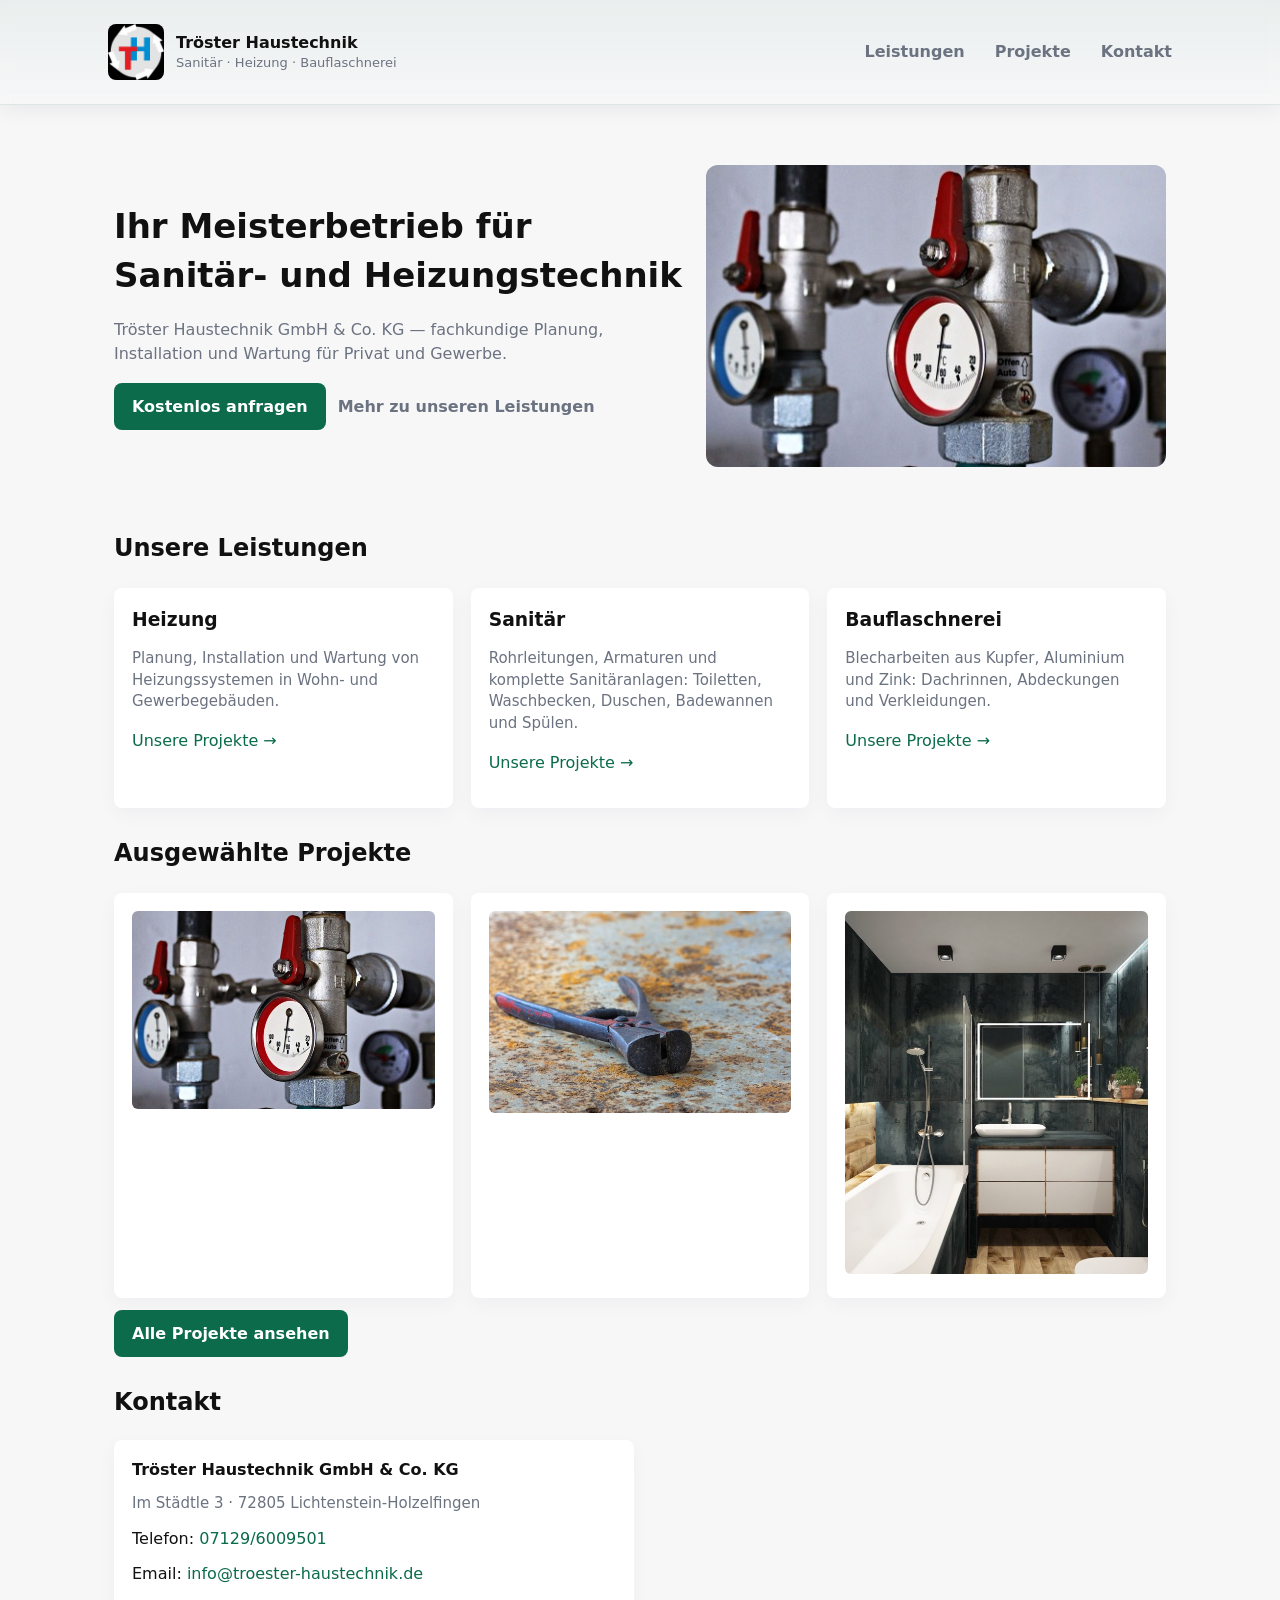
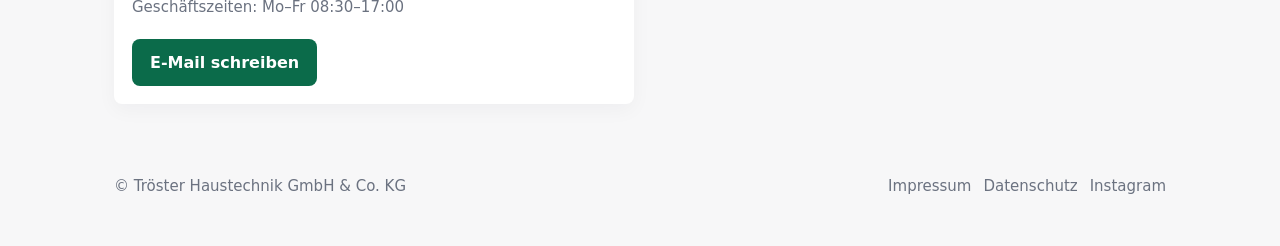
<file: index.html>
<!doctype html>
<html lang="de">
  <head>
    <meta charset="utf-8">
    <meta name="viewport" content="width=device-width, initial-scale=1">
    <title>Tröster Haustechnik — Sanitär · Heizung · Bauflaschnerei</title>
    <meta name="description" content="Tröster Haustechnik GmbH & Co. KG — Meisterbetrieb für Sanitär-, Heizungs- und Flaschnerarbeiten in Lichtenstein-Holzelfingen.">
    <link rel="icon" href="assets/images/favicon.svg">
    <link rel="stylesheet" href="assets/css/site-fixes.css">
    <link rel="preload" href="assets/images/hero-1200.jpg" as="image">
    <link rel="preload" href="assets/images/webp/Icon.webp" as="image" type="image/webp">
    <style>
      :root{
        --bg:#f7f7f8;
        --accent:#0b6b4a;
        --muted:#6b7280;
        --card:#ffffff;
        --radius:8px;
        --max-width:1100px;
        font-family: Inter, system-ui, -apple-system, "Segoe UI", Roboto, "Helvetica Neue", Arial;
      }
      *{box-sizing:border-box}
      body{margin:0;background:var(--bg);color:#111;line-height:1.45}
      a{color:var(--accent);text-decoration:none}
      header{background:linear-gradient(180deg,rgba(11,107,74,0.06),transparent);border-bottom:1px solid rgba(11,107,74,0.06)}
      .container{max-width:var(--max-width);margin:0 auto;padding:24px}
      .top{display:flex;align-items:center;justify-content:space-between;gap:16px}
      .brand{display:flex;align-items:center;gap:12px}
      .logo{width:56px;height:56px;border-radius:8px;display:flex;align-items:center;justify-content:center;overflow:hidden}
      .logo img{width:56px;height:56px;display:block}
      nav a{margin-left:18px;color:var(--muted);font-weight:600}

      .hero{display:grid;grid-template-columns:1fr;gap:20px;align-items:center;padding:36px 0}
      .hero-inner{display:flex;flex-direction:column;gap:18px}
      .h-title{font-size:28px;margin:0}
      .h-sub{color:var(--muted);margin:0}
      .cta{display:inline-block;background:var(--accent);color:#fff;padding:12px 18px;border-radius:8px;font-weight:700}
      .hero-visual{border-radius:12px;overflow:hidden;background:#ddd}
      .hero-visual img{width:100%;height:100%;object-fit:cover;display:block}

      .grid{display:grid;grid-template-columns:repeat(3,1fr);gap:18px;margin-top:22px}
      .card{background:var(--card);padding:18px;border-radius:var(--radius);box-shadow:0 6px 20px rgba(16,24,40,0.04)}
      .card h3{margin:0 0 8px 0}
      .muted{color:var(--muted);font-size:15px}

      .contact{display:flex;flex-direction:column;gap:12px}
      footer{padding:24px 0;color:var(--muted);font-size:14px}

      @media(min-width:760px){
        .hero{grid-template-columns:1fr 460px}
        .h-title{font-size:34px}
      }
      @media(max-width:759px){
        nav a{margin-left:12px;font-size:14px}
        .grid{grid-template-columns:1fr}
      }
    </style>
  </head>
  <body>
    <a class="skip" href="#main-content" style="position:absolute;left:-9999px;top:auto;width:1px;height:1px;overflow:hidden">Zum Inhalt springen</a>
    <header>
      <div class="container top">
        <div class="brand">
          <a href="index.html" aria-label="Tröster Haustechnik" title="Startseite">
            <div class="logo">
              <picture>
                <source srcset="assets/images/webp/Icon.webp" type="image/webp">
                <img src="assets/images/logo-icon.svg" alt="Tröster Haustechnik Logo">
              </picture>
            </div>
          </a>
          <div>
            <div style="font-weight:700">Tröster Haustechnik</div>
            <div class="muted" style="font-size:13px">Sanitär · Heizung · Bauflaschnerei</div>
          </div>
        </div>
        <nav aria-label="Hauptnavigation">
          <a href="leistungen.html">Leistungen</a>
          <a href="projekte.html">Projekte</a>
          <a href="kontakt.html">Kontakt</a>
        </nav>
      </div>
    </header>

    <main class="container">
      <section class="hero" aria-labelledby="hero-title">
        <div class="hero-inner">
          <h1 id="hero-title" class="h-title">Ihr Meisterbetrieb für Sanitär- und Heizungstechnik</h1>
          <p class="h-sub">Tröster Haustechnik GmbH & Co. KG — fachkundige Planung, Installation und Wartung für Privat und Gewerbe.</p>
          <div style="display:flex;gap:12px;flex-wrap:wrap">
            <a class="cta" href="#kontakt">Kostenlos anfragen</a>
            <a href="#leistungen" style="align-self:center;color:var(--muted);font-weight:600">Mehr zu unseren Leistungen</a>
          </div>
        </div>
        <div class="hero-visual" aria-hidden="true">
            <picture>
              <source srcset="assets/images/hero-1200.jpg 1200w, assets/images/hero-480.jpg 480w" sizes="(min-width:760px) 460px, 100%">
              <img src="assets/images/hero-1200.jpg" alt="Heizungstechnik" loading="eager" decoding="async">
            </picture>
        </div>
      </section>

      <section id="leistungen">
        <h2 style="margin-top:28px">Unsere Leistungen</h2>
        <div class="grid">
          <article class="card">
            <h3>Heizung</h3>
            <p class="muted">Planung, Installation und Wartung von Heizungssystemen in Wohn- und Gewerbegebäuden.</p>
            <p><a href="https://www.troester-haustechnik.de/heizungs-projekte">Unsere Projekte →</a></p>
          </article>

          <article class="card">
            <h3>Sanitär</h3>
            <p class="muted">Rohrleitungen, Armaturen und komplette Sanitäranlagen: Toiletten, Waschbecken, Duschen, Badewannen und Spülen.</p>
            <p><a href="https://www.troester-haustechnik.de/sanit%C3%A4r">Unsere Projekte →</a></p>
          </article>

          <article class="card">
            <h3>Bauflaschnerei</h3>
            <p class="muted">Blecharbeiten aus Kupfer, Aluminium und Zink: Dachrinnen, Abdeckungen und Verkleidungen.</p>
            <p><a href="https://www.troester-haustechnik.de/bauflaschnerei-projekte">Unsere Projekte →</a></p>
          </article>
        </div>
      </section>

      <section id="projekte" style="margin-top:28px">
        <h2>Ausgewählte Projekte</h2>
        <div class="grid">
          <article class="card">
            <a href="projekte.html"><img src="assets/images/thumbs/heating-463904_1920-600.jpg" alt="Heizung Projekt" style="width:100%;border-radius:6px"></a>
          </article>
          <article class="card">
            <a href="projekte.html"><img src="assets/images/thumbs/pliers-4180918_1920-600.jpg" alt="Flaschnerei Projekt" style="width:100%;border-radius:6px"></a>
          </article>
          <article class="card">
            <a href="projekte.html"><img src="assets/images/thumbs/pexels-photo-3315291-1920w-600.jpg" alt="Sanitär Projekt" style="width:100%;border-radius:6px"></a>
          </article>
        </div>
        <div style="margin-top:12px"><a href="projekte.html" class="cta">Alle Projekte ansehen</a></div>
      </section>

      <section id="kontakt" style="margin-top:28px">
        <h2>Kontakt</h2>
        <div class="card contact" style="max-width:520px">
          <div style="font-weight:700">Tröster Haustechnik GmbH & Co. KG</div>
          <div class="muted">Im Städtle 3 · 72805 Lichtenstein-Holzelfingen</div>
          <div>Telefon: <a href="tel:071296009501">07129/6009501</a></div>
          <div>Email: <a href="mailto:info@troester-haustechnik.de">info@troester-haustechnik.de</a></div>
          <div class="muted">Geschäftszeiten: Mo–Fr 08:30–17:00</div>
          <div style="margin-top:8px"><a class="cta" href="mailto:info@troester-haustechnik.de">E-Mail schreiben</a></div>
        </div>
      </section>
    </main>

    <footer>
      <div class="container" style="display:flex;justify-content:space-between;align-items:center;gap:12px;flex-wrap:wrap">
        <div class="muted">© Tröster Haustechnik GmbH & Co. KG</div>
        <div style="display:flex;gap:12px">
          <a class="muted" href="https://www.troester-haustechnik.de/impressum">Impressum</a>
          <a class="muted" href="https://www.troester-haustechnik.de/datenschutz">Datenschutz</a>
          <a class="muted" href="https://instagram.com/troester_haustechnik" target="_blank">Instagram</a>
        </div>
      </div>
    </footer>
  </body>
</html>
</file>
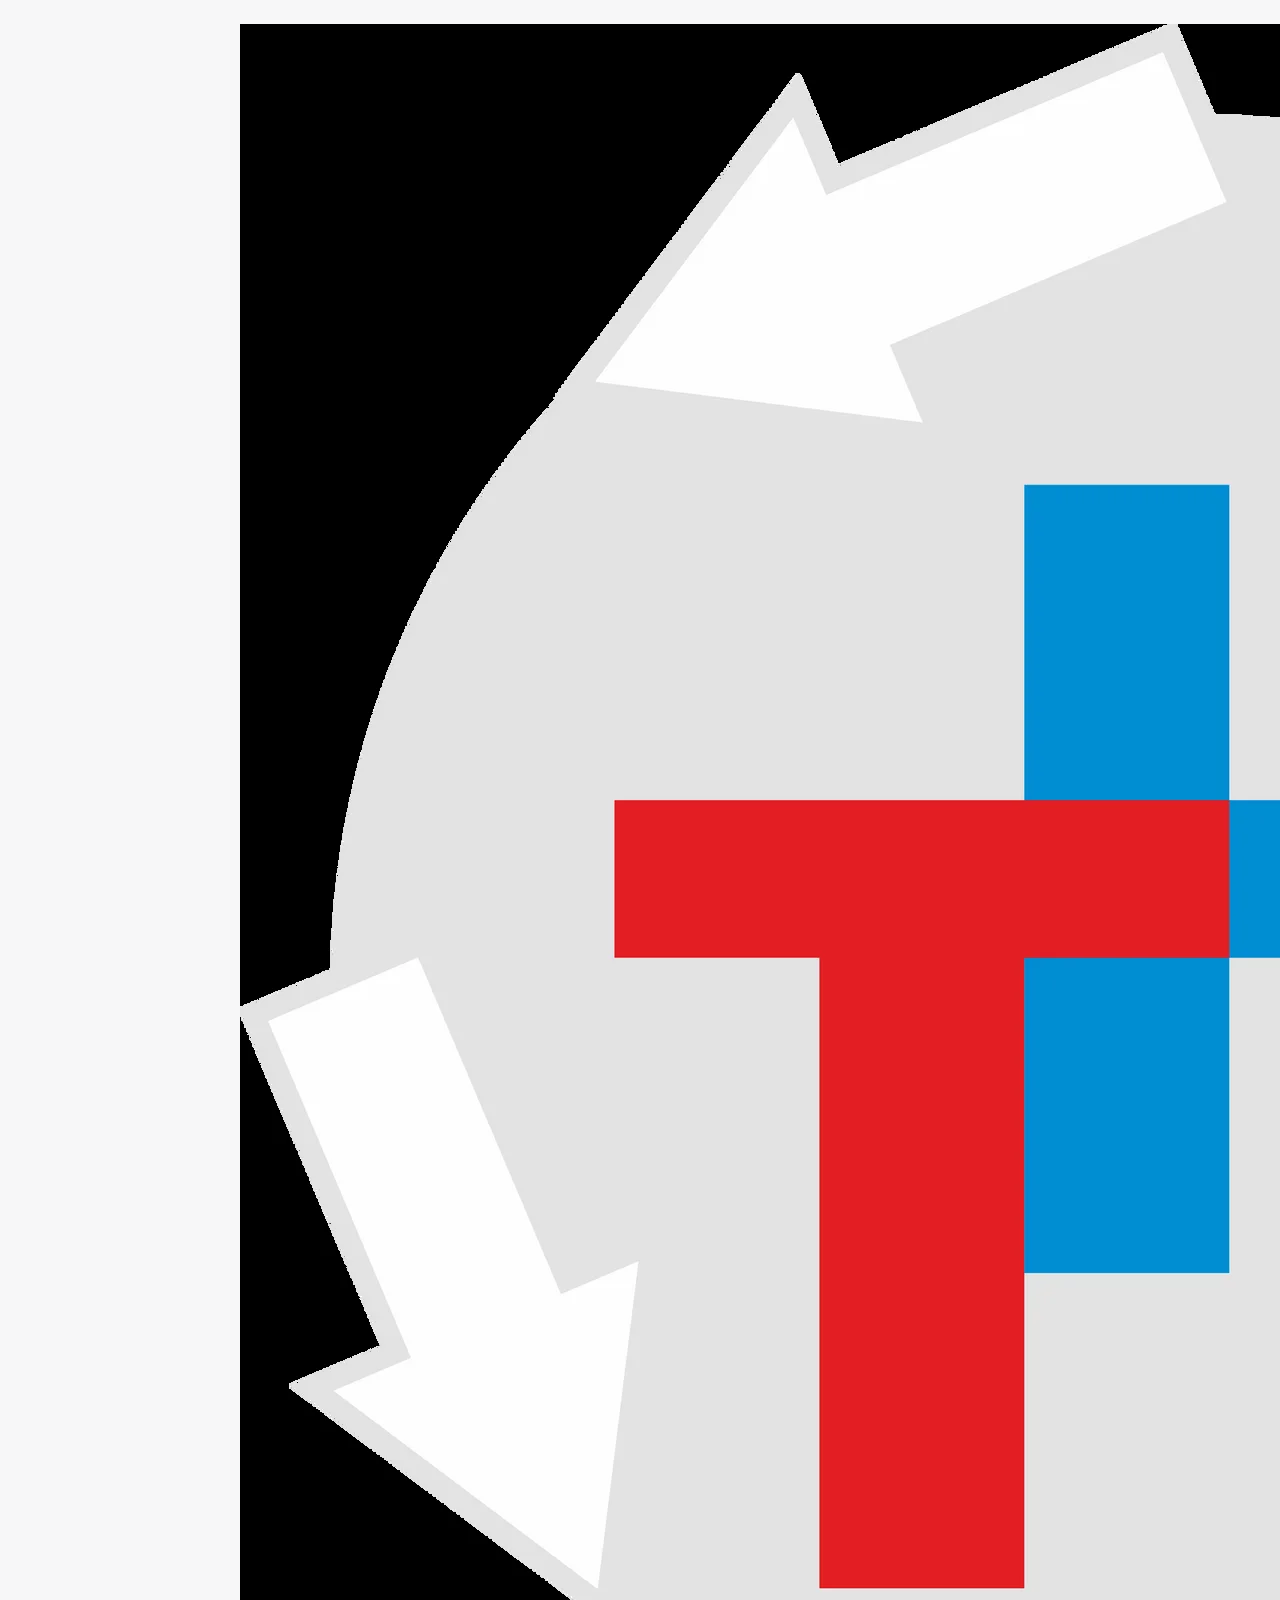
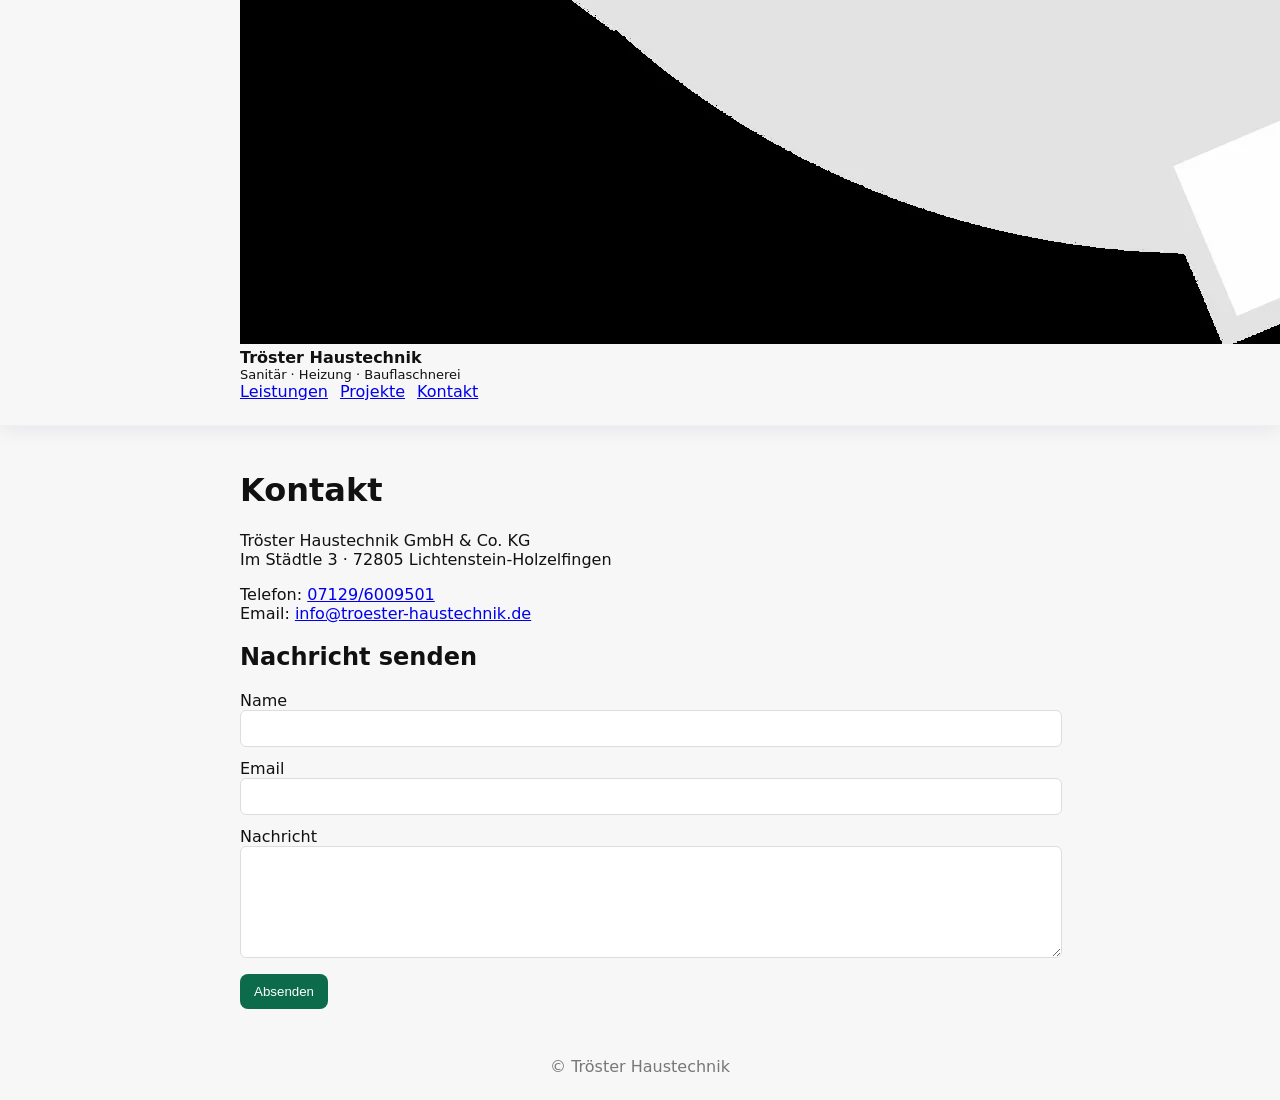
<file: kontakt.html>
<!doctype html>
<html lang="de">
  <head>
    <meta charset="utf-8">
    <meta name="viewport" content="width=device-width, initial-scale=1">
    <title>Kontakt — Tröster Haustechnik</title>
    <link rel="stylesheet" href="assets/css/site-fixes.css">
    <style>
      :root{--bg:#f7f7f8;--accent:#0b6b4a}
      body{font-family:Inter,system-ui,Arial;margin:0;background:var(--bg);color:#111}
      .container{max-width:800px;margin:0 auto;padding:24px}
      label{display:block;margin-top:12px}
      input,textarea{width:100%;padding:10px;border-radius:6px;border:1px solid #ddd}
      button{background:var(--accent);color:#fff;padding:10px 14px;border-radius:8px;border:none;margin-top:12px}
    </style>
  </head>
  <body>
    <a class="skip" href="#main-content" style="position:absolute;left:-9999px;top:auto;width:1px;height:1px;overflow:hidden">Zum Inhalt springen</a>
    <header>
      <div class="container top">
        <div class="brand">
          <a href="index.html" aria-label="Tröster Haustechnik" title="Startseite">
            <div class="logo">
              <picture>
                <source srcset="assets/images/webp/Icon.webp" type="image/webp">
                <img src="assets/images/logo-icon.svg" alt="Tröster Haustechnik Logo">
              </picture>
            </div>
          </a>
          <div>
            <div style="font-weight:700">Tröster Haustechnik</div>
            <div class="muted" style="font-size:13px">Sanitär · Heizung · Bauflaschnerei</div>
          </div>
        </div>
        <nav aria-label="Hauptnavigation">
          <a href="leistungen.html">Leistungen</a>
          <a href="projekte.html">Projekte</a>
          <a href="kontakt.html">Kontakt</a>
        </nav>
      </div>
    </header>
    <main id="main-content" class="container">
      <h1>Kontakt</h1>
      <p>Tröster Haustechnik GmbH & Co. KG<br>Im Städtle 3 · 72805 Lichtenstein-Holzelfingen</p>
      <p>Telefon: <a href="tel:071296009501">07129/6009501</a><br>Email: <a href="mailto:info@troester-haustechnik.de">info@troester-haustechnik.de</a></p>

      <h2>Nachricht senden</h2>
      <form action="mailto:info@troester-haustechnik.de" method="get">
        <label>Name <input name="name" required></label>
        <label>Email <input name="email" type="email" required></label>
        <label>Nachricht <textarea name="message" rows="6" required></textarea></label>
        <button type="submit">Absenden</button>
      </form>
    </main>
    <footer style="padding:24px;text-align:center;color:#777">© Tröster Haustechnik</footer>
  </body>
</html>
</file>
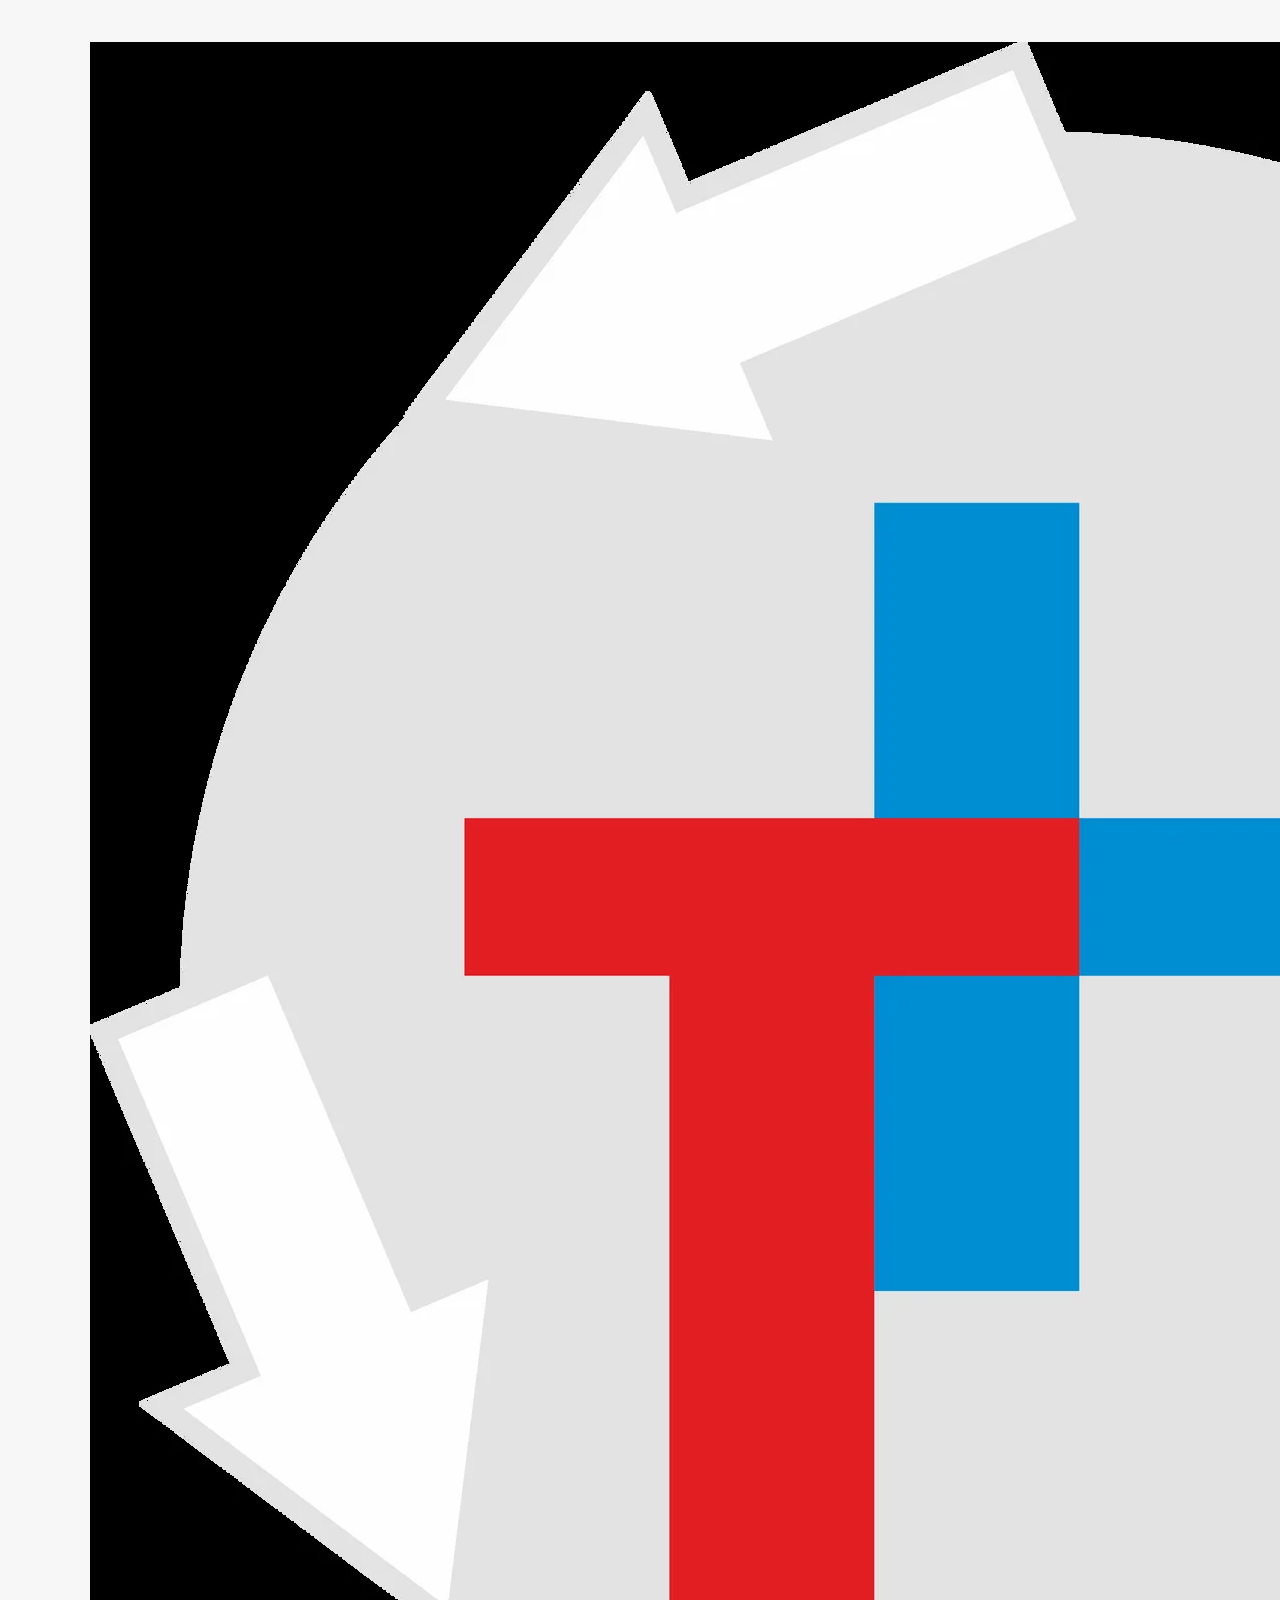
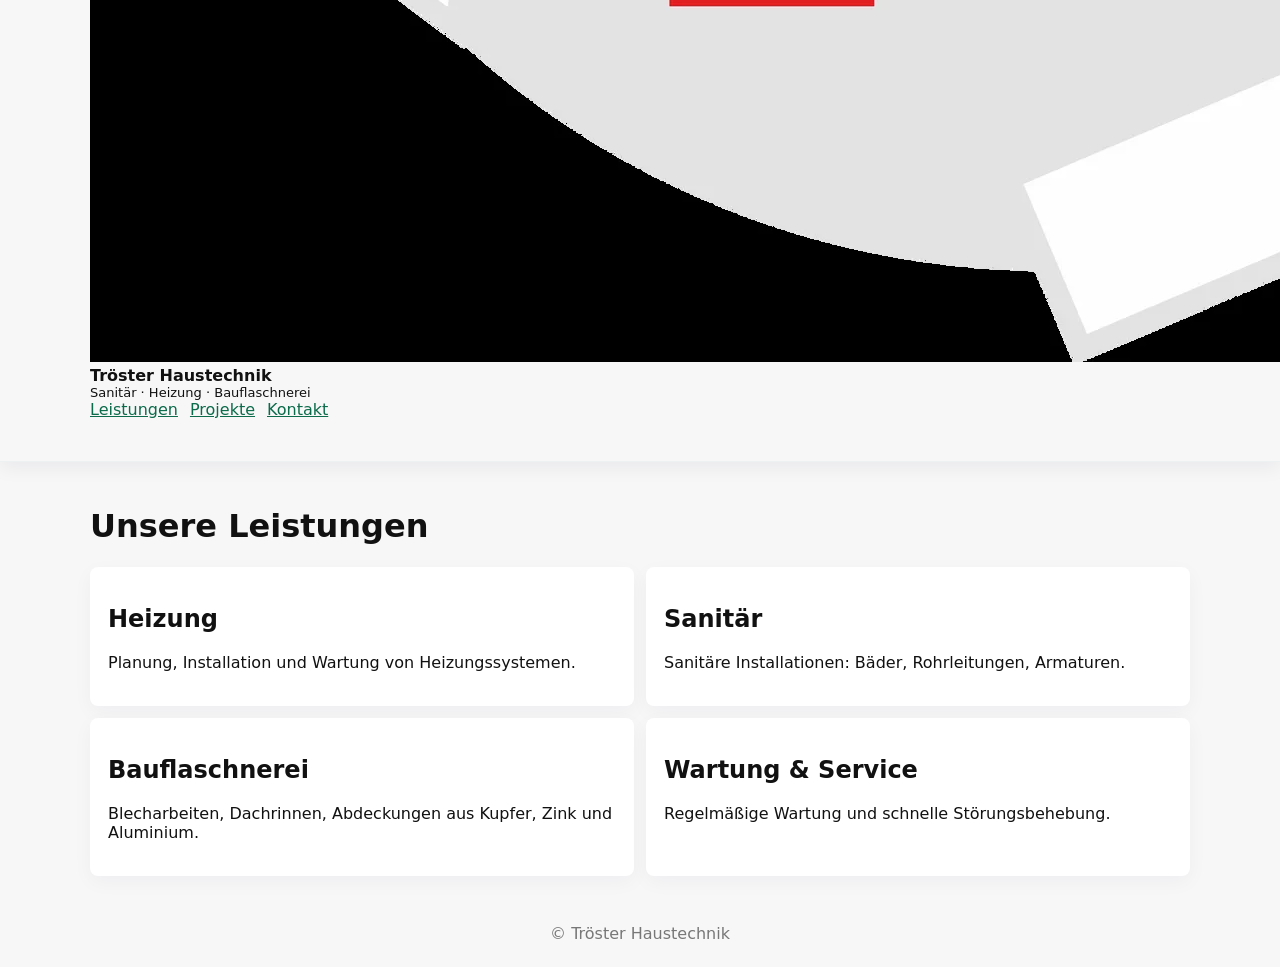
<file: leistungen.html>
<!doctype html>
<html lang="de">
  <head>
    <meta charset="utf-8">
    <meta name="viewport" content="width=device-width, initial-scale=1">
    <title>Leistungen — Tröster Haustechnik</title>
    <link rel="stylesheet" href="assets/css/site-fixes.css" />
    <style>
      /* minimal copy of main styles */
      :root{--bg:#f7f7f8;--accent:#0b6b4a;--muted:#6b7280;--card:#fff}
      body{font-family:Inter,system-ui,Arial;margin:0;background:var(--bg);color:#111}
      .container{max-width:1100px;margin:0 auto;padding:24px}
      header{padding:18px 0}
      a{color:var(--accent)}
      .grid{display:grid;grid-template-columns:1fr;gap:12px}
      @media(min-width:760px){.grid{grid-template-columns:repeat(2,1fr)}}
      .card{background:var(--card);padding:18px;border-radius:8px;box-shadow:0 6px 20px rgba(16,24,40,0.04)}
    </style>
  </head>
  <body>
    <a class="skip" href="#main-content" style="position:absolute;left:-9999px;top:auto;width:1px;height:1px;overflow:hidden">Zum Inhalt springen</a>
    <header>
      <div class="container top">
        <div class="brand">
          <a href="index.html" aria-label="Tröster Haustechnik" title="Startseite">
            <div class="logo">
              <picture>
                <source srcset="assets/images/webp/Icon.webp" type="image/webp">
                <img src="assets/images/logo-icon.svg" alt="Tröster Haustechnik Logo">
              </picture>
            </div>
          </a>
          <div>
            <div style="font-weight:700">Tröster Haustechnik</div>
            <div class="muted" style="font-size:13px">Sanitär · Heizung · Bauflaschnerei</div>
          </div>
        </div>
        <nav aria-label="Hauptnavigation">
          <a href="leistungen.html">Leistungen</a>
          <a href="projekte.html">Projekte</a>
          <a href="kontakt.html">Kontakt</a>
        </nav>
      </div>
    </header>
    <main id="main-content" class="container">
      <h1>Unsere Leistungen</h1>
      <div class="grid">
        <div class="card"><h2>Heizung</h2><p>Planung, Installation und Wartung von Heizungssystemen.</p></div>
        <div class="card"><h2>Sanitär</h2><p>Sanitäre Installationen: Bäder, Rohrleitungen, Armaturen.</p></div>
        <div class="card"><h2>Bauflaschnerei</h2><p>Blecharbeiten, Dachrinnen, Abdeckungen aus Kupfer, Zink und Aluminium.</p></div>
        <div class="card"><h2>Wartung & Service</h2><p>Regelmäßige Wartung und schnelle Störungsbehebung.</p></div>
      </div>
    </main>
    <footer style="padding:24px;text-align:center;color:#777">© Tröster Haustechnik</footer>
  </body>
</html>
</file>
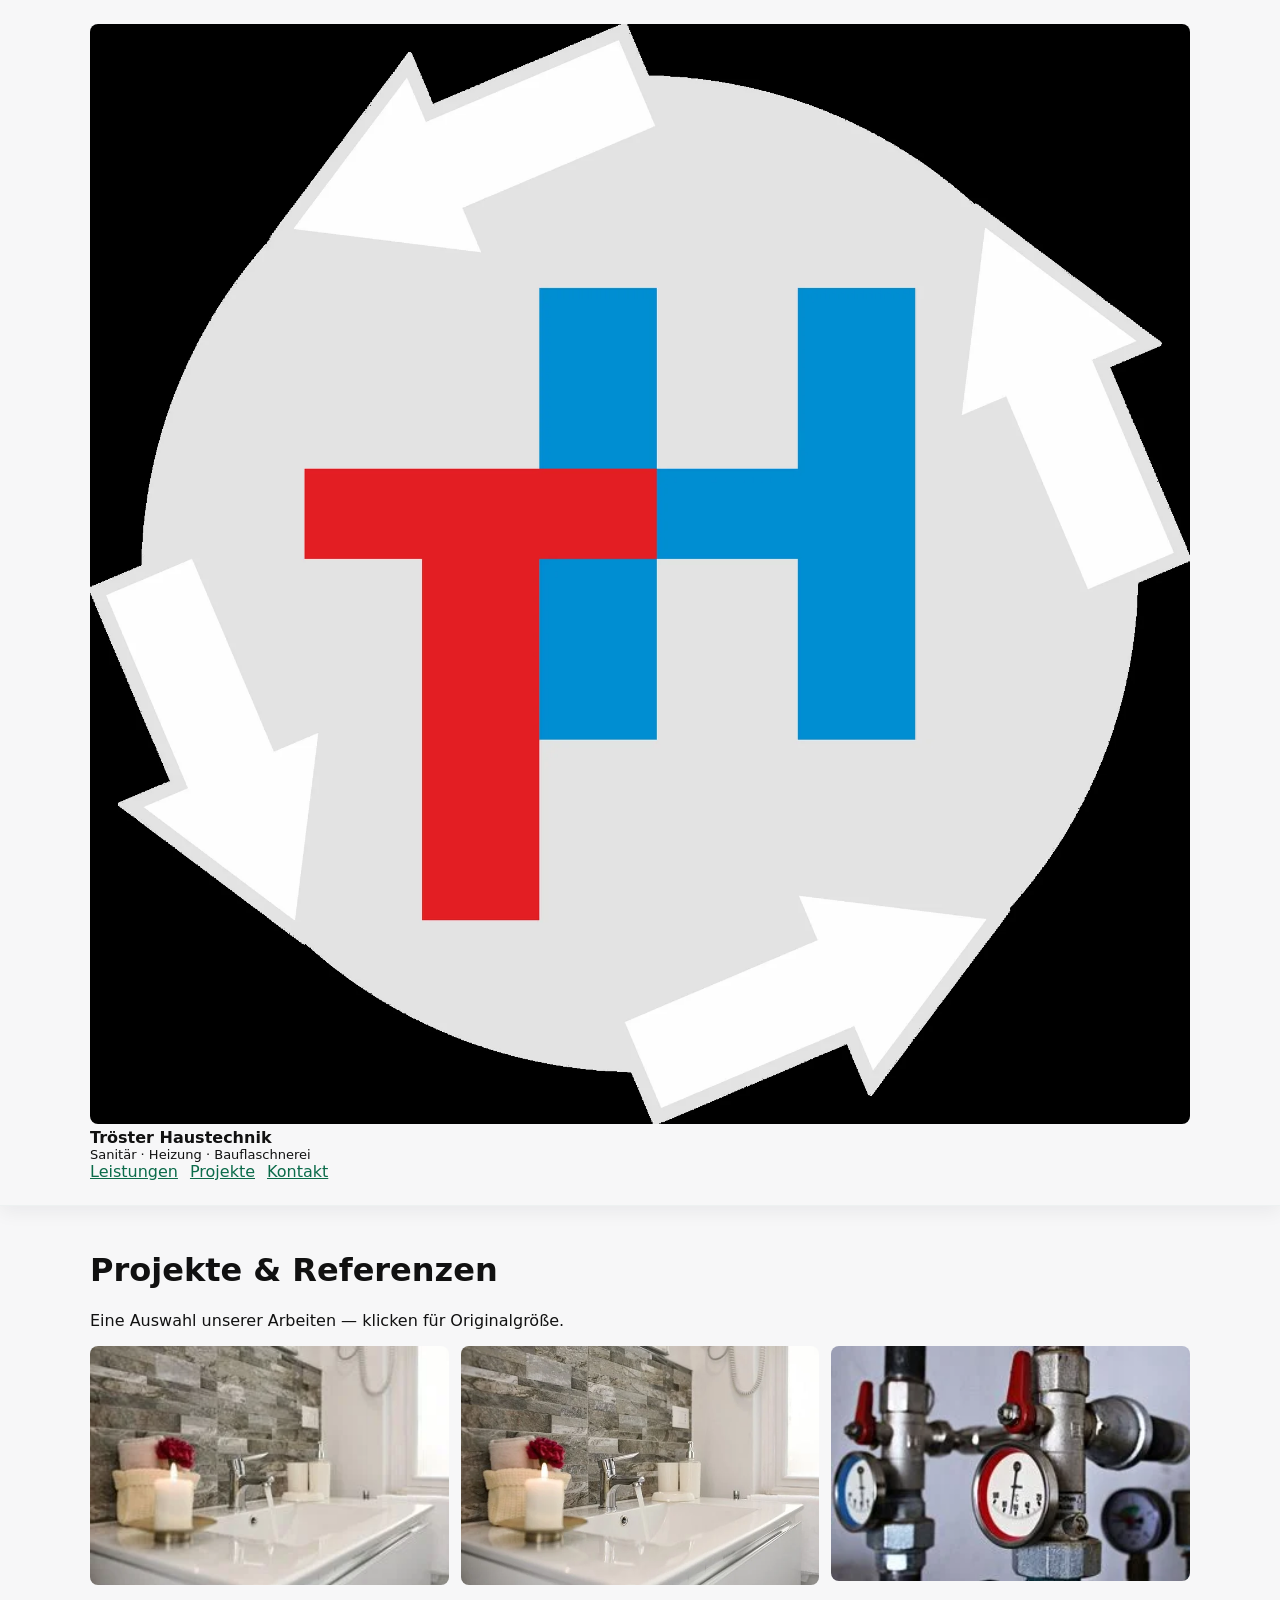
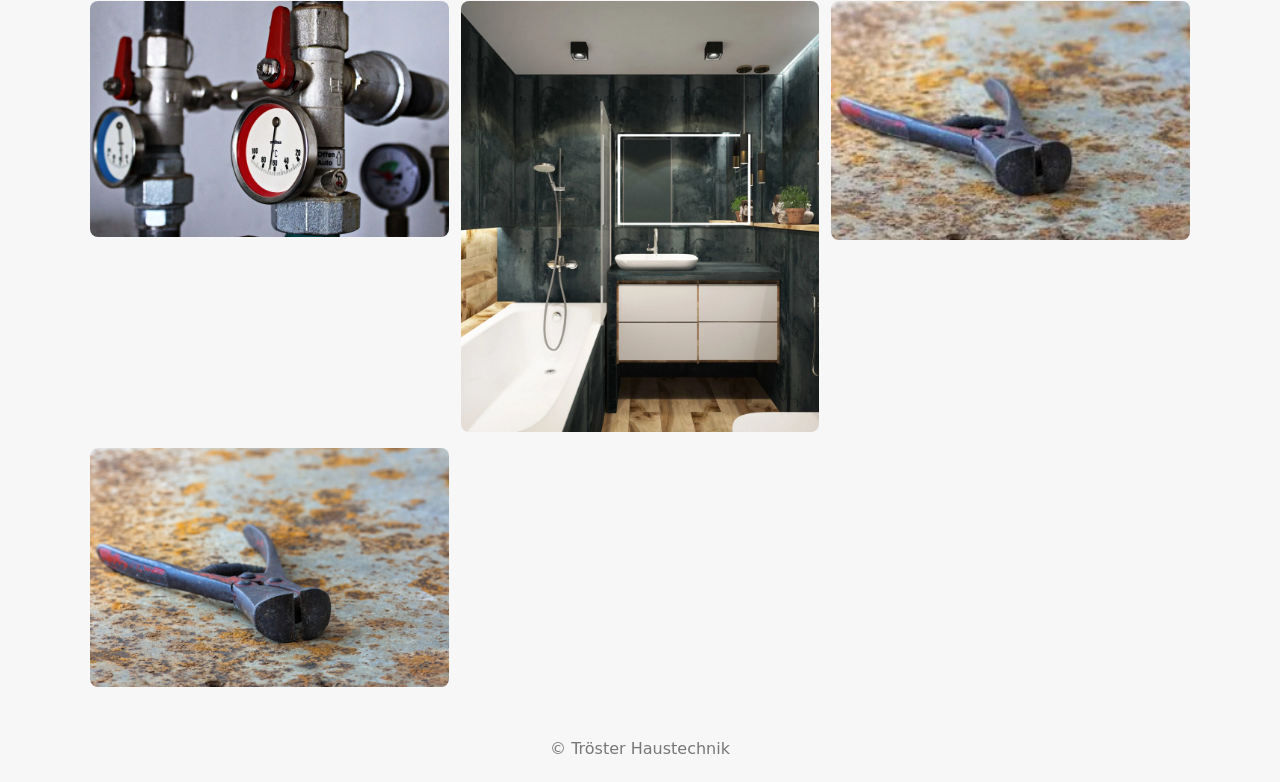
<file: projekte.html>
<!doctype html>
<html lang="de">
  <head>
    <meta charset="utf-8">
    <meta name="viewport" content="width=device-width, initial-scale=1">
    <title>Projekte — Tröster Haustechnik</title>
    <link rel="stylesheet" href="assets/css/lightbox.css">
    <link rel="stylesheet" href="assets/css/site-fixes.css">
    <style>
      :root{--bg:#f7f7f8;--accent:#0b6b4a}
      body{font-family:Inter,system-ui,Arial;margin:0;background:var(--bg);color:#111}
      .container{max-width:1100px;margin:0 auto;padding:24px}
      .gallery{display:grid;grid-template-columns:1fr;gap:12px}
      @media(min-width:760px){.gallery{grid-template-columns:repeat(3,1fr)}}
      img{width:100%;height:auto;border-radius:8px}
      a{color:var(--accent)}
    </style>
  </head>
  <body>
    <a class="skip" href="#main-content" style="position:absolute;left:-9999px;top:auto;width:1px;height:1px;overflow:hidden">Zum Inhalt springen</a>
    <header>
      <div class="container top">
        <div class="brand">
          <a href="index.html" aria-label="Tröster Haustechnik" title="Startseite">
            <div class="logo">
              <picture>
                <source srcset="assets/images/webp/Icon.webp" type="image/webp">
                <img src="assets/images/logo-icon.svg" alt="Tröster Haustechnik Logo">
              </picture>
            </div>
          </a>
          <div>
            <div style="font-weight:700">Tröster Haustechnik</div>
            <div class="muted" style="font-size:13px">Sanitär · Heizung · Bauflaschnerei</div>
          </div>
        </div>
        <nav aria-label="Hauptnavigation">
          <a href="leistungen.html">Leistungen</a>
          <a href="projekte.html">Projekte</a>
          <a href="kontakt.html">Kontakt</a>
        </nav>
      </div>
    </header>
    <main id="main-content" class="container">
      <h1>Projekte & Referenzen</h1>
      <p>Eine Auswahl unserer Arbeiten — klicken für Originalgröße.</p>
      <div class="gallery">

        <!-- Logo assets removed from gallery; only real project images shown below -->
        <div>
          <a class="lb" href="assets/images/webp_display/Waschtisch-289w.webp">
            <picture>
              <source srcset="assets/images/webp/Waschtisch-289w.webp" type="image/webp">
              <img src="assets/images/thumbs/Waschtisch-289w-600.jpg" alt="Waschtisch" loading="lazy" decoding="async">
            </picture>
          </a>
        </div>
        <div>
          <a class="lb" href="assets/images/webp_display/Waschtisch.webp">
            <picture>
              <source srcset="assets/images/webp/Waschtisch.webp" type="image/webp">
              <img src="assets/images/thumbs/Waschtisch-600.jpg" alt="Waschtisch" loading="lazy" decoding="async">
            </picture>
          </a>
        </div>
        <div>
          <a class="lb" href="assets/images/webp_display/heating-463904_1920-288w.webp">
            <picture>
              <source srcset="assets/images/webp/heating-463904_1920-288w.webp" type="image/webp">
              <img src="assets/images/thumbs/heating-463904_1920-288w-600.jpg" alt="heating small" loading="lazy" decoding="async">
            </picture>
          </a>
        </div>
        <div>
          <a class="lb" href="assets/images/webp_display/heating-463904_1920.webp">
            <picture>
              <source srcset="assets/images/webp/heating-463904_1920.webp" type="image/webp">
              <img src="assets/images/thumbs/heating-463904_1920-600.jpg" alt="heating" loading="lazy" decoding="async">
            </picture>
          </a>
        </div>
        <div>
          <a class="lb" href="assets/images/webp_display/pexels-photo-3315291-1920w.webp">
            <picture>
              <source srcset="assets/images/webp/pexels-photo-3315291-1920w.webp" type="image/webp">
              <img src="assets/images/thumbs/pexels-photo-3315291-1920w-600.jpeg" alt="Sanitär Projekt" loading="lazy" decoding="async">
            </picture>
          </a>
        </div>
        <div>
          <a class="lb" href="assets/images/webp_display/pliers-4180918_1920-288w.webp">
            <picture>
              <source srcset="assets/images/webp/pliers-4180918_1920-288w.webp" type="image/webp">
              <img src="assets/images/thumbs/pliers-4180918_1920-288w-600.jpg" alt="Flaschnerei Projekt" loading="lazy" decoding="async">
            </picture>
          </a>
        </div>
        <div>
          <a class="lb" href="assets/images/webp_display/pliers-4180918_1920.webp">
            <picture>
              <source srcset="assets/images/webp/pliers-4180918_1920.webp" type="image/webp">
              <img src="assets/images/thumbs/pliers-4180918_1920-600.jpg" alt="Flaschnerei Projekt" loading="lazy" decoding="async">
            </picture>
          </a>
        </div>
      </div>
    </main>
    <footer style="padding:24px;text-align:center;color:#777">© Tröster Haustechnik</footer>
    <script src="assets/js/lightbox.js"></script>
  </body>
</html>
</file>
<file: assets/css/site-fixes.css>
/* Small fixes applied across pages */
header .container{padding-left:18px;padding-right:18px}
nav{display:flex;gap:12px;align-items:center}
@media(max-width:600px){
  nav{gap:10px;font-size:15px}
  .hero{padding:20px 0}
  .hero-visual{order:2}
  .hero-inner{order:1}
}
.grid{gap:16px}
.card{padding:16px}
.hero-visual img{min-height:180px}

/* Make header sticky across pages so navigation is always available */
header{
  position:sticky;
  top:0;
  z-index:1200;
  background:rgba(247,247,248,0.92);
  backdrop-filter:blur(6px);
  -webkit-backdrop-filter:blur(6px);
  box-shadow:0 6px 18px rgba(16,24,40,0.06);
  border-bottom:1px solid rgba(11,107,74,0.04);
}

/* Ensure header content doesn't overlap when anchored links are used */
main{scroll-margin-top:84px}
</file>
